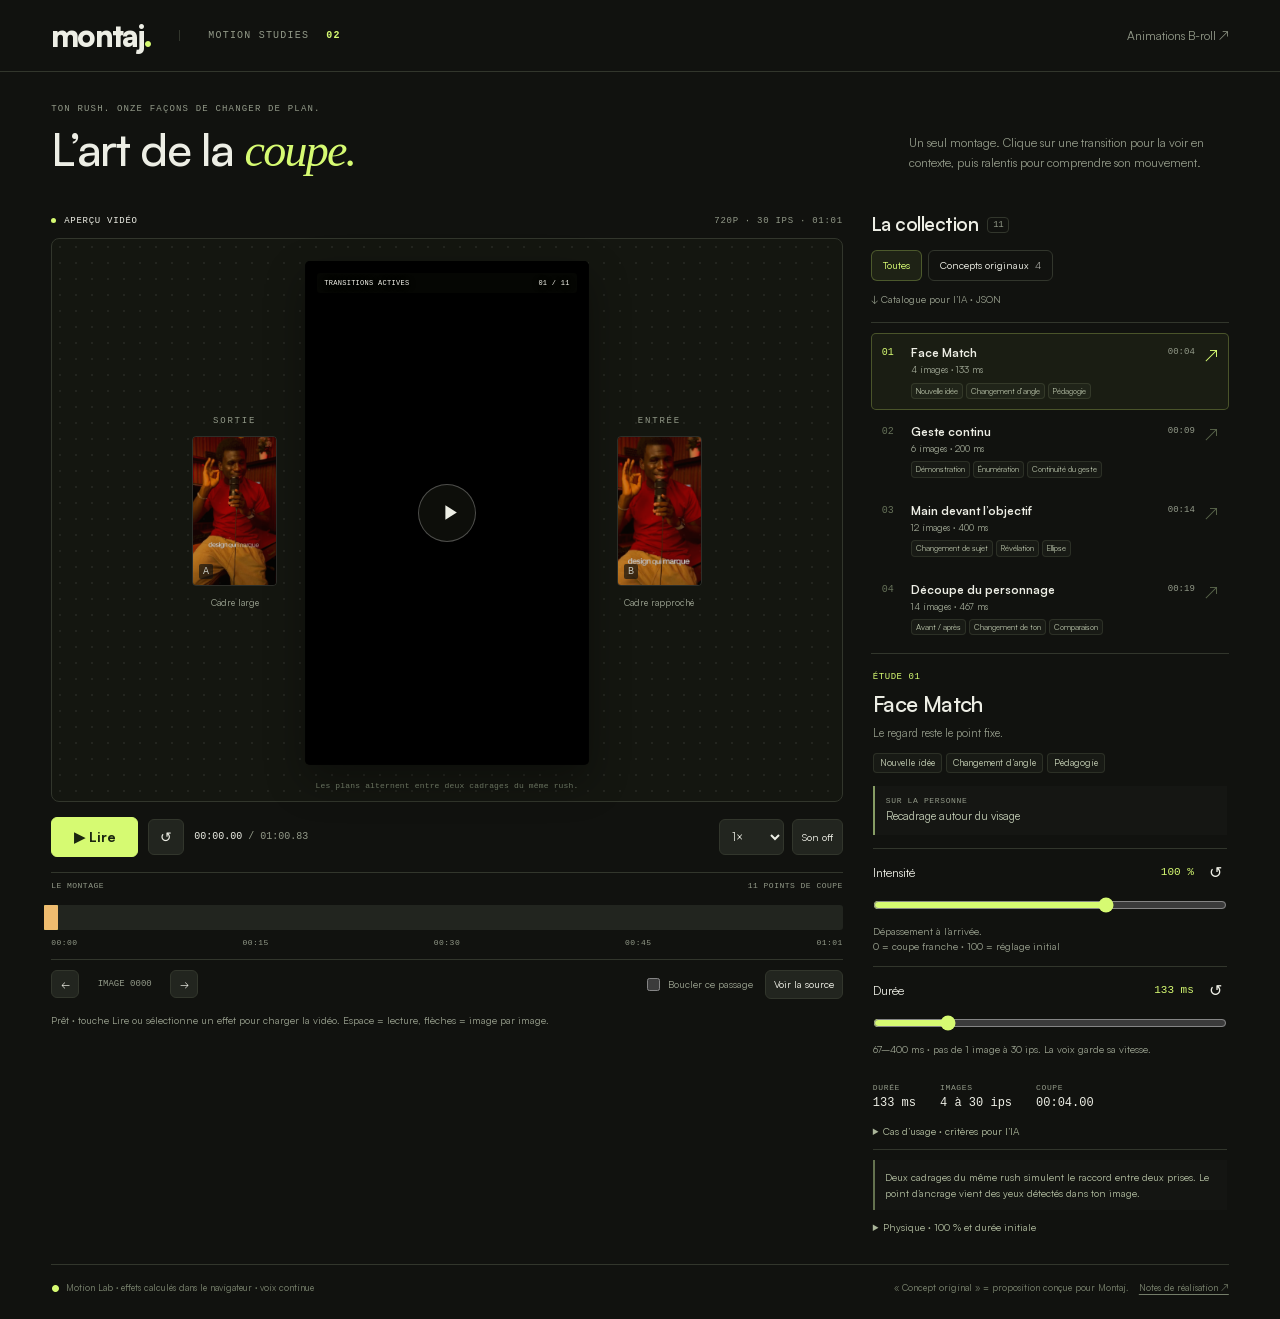
<file: index.html>
<!doctype html>
<html lang="fr"><head><meta charset="utf-8"><meta name="viewport" content="width=device-width,initial-scale=1"><meta name="color-scheme" content="dark"><noscript><meta http-equiv="refresh" content="0;url=design/montaj-transitions-lab.html"></noscript><title>Montaj — Motion Lab</title></head>
<body><a href="design/montaj-transitions-lab.html">Ouvrir le laboratoire de transitions</a><script>location.replace('./design/montaj-transitions-lab.html'+location.search+location.hash);</script></body></html>
</file>
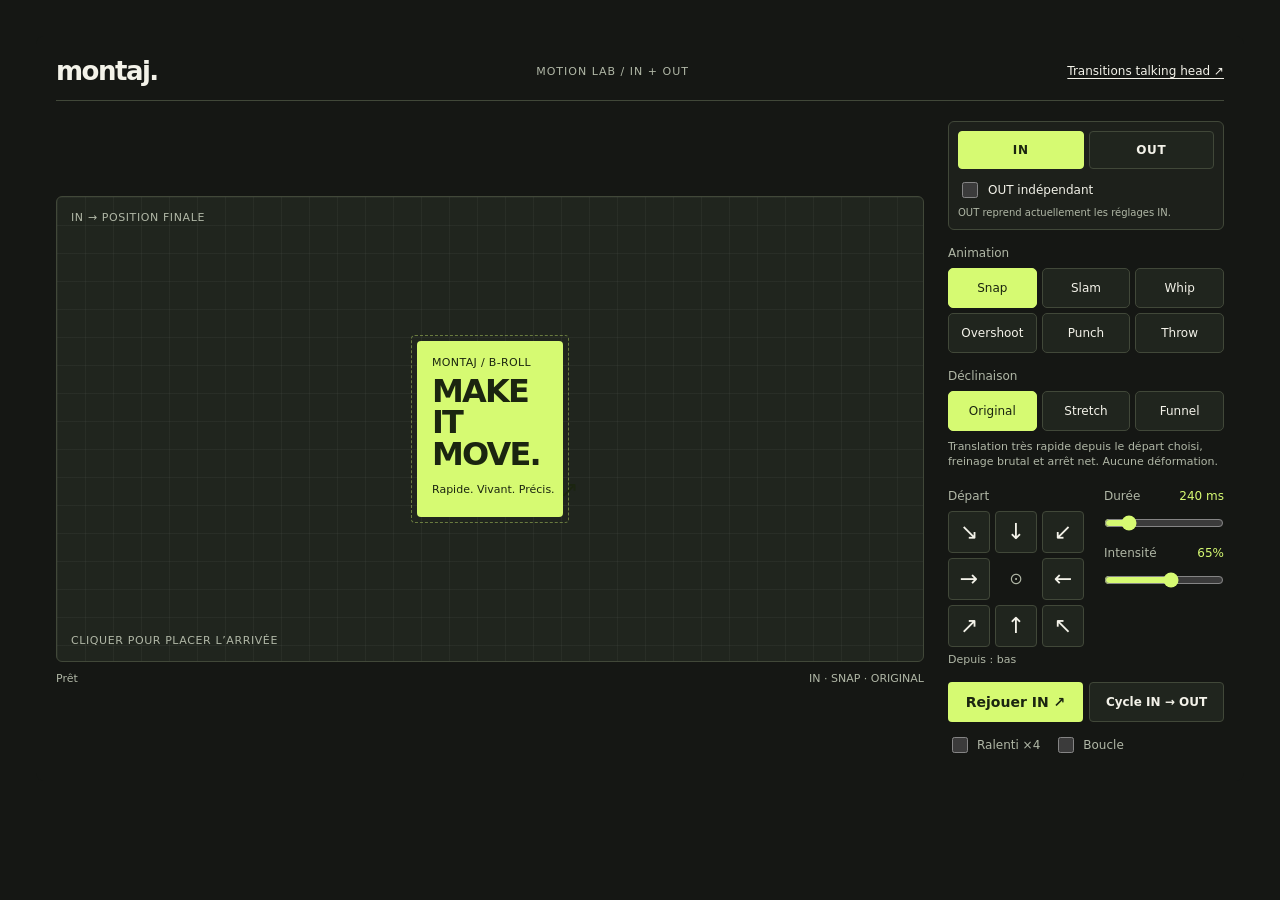
<file: design/montaj-motion-lab.html>
<!doctype html>
<html lang="fr"><head><meta charset="utf-8"><meta name="viewport" content="width=device-width,initial-scale=1"><meta name="color-scheme" content="dark"><title>Montaj — Animations B-roll</title><style>html{color-scheme:dark;background:#151714}body{margin:0;padding:clamp(8px,3vw,36px);max-width:1440px;margin-inline:auto}</style></head><body><div id="montaj-motion-lab">
  <header class="mml-header">
    <span class="mml-brand">montaj.</span>
    <span class="mml-kicker">MOTION LAB / IN + OUT</span>
    <a href="montaj-transitions-lab.html" style="color:inherit;font-size:12px;text-underline-offset:3px">Transitions talking head ↗</a>
  </header>

  <div class="mml-layout">
    <section class="mml-preview" aria-label="Aperçu de l’animation">
      <button class="mml-stage" type="button" aria-label="Cliquer pour déplacer l’arrivée, ou utiliser les touches fléchées">
        <span class="mml-stage-note">IN → POSITION FINALE</span>
        <span class="mml-target" aria-hidden="true"></span>
        <span class="mml-object" aria-hidden="true">
          <span class="mml-object-label">MONTAJ / B-ROLL</span>
          <span class="mml-object-title">MAKE<br>IT MOVE.</span>
          <span class="mml-object-footer">Rapide. Vivant. Précis. <span>↗</span></span>
        </span>
        <span class="mml-object mml-ghost mml-ghost-near" aria-hidden="true">
          <span class="mml-object-label">MONTAJ / B-ROLL</span>
          <span class="mml-object-title">MAKE<br>IT MOVE.</span>
          <span class="mml-object-footer">Rapide. Vivant. Précis. <span>↗</span></span>
        </span>
        <span class="mml-object mml-ghost mml-ghost-far" aria-hidden="true">
          <span class="mml-object-label">MONTAJ / B-ROLL</span>
          <span class="mml-object-title">MAKE<br>IT MOVE.</span>
          <span class="mml-object-footer">Rapide. Vivant. Précis. <span>↗</span></span>
        </span>
        <span class="mml-stage-note mml-stage-note-bottom">CLIQUER POUR PLACER L’ARRIVÉE</span>
      </button>
      <div class="mml-preview-meta">
        <span class="mml-status" role="status">Prêt</span>
        <span class="mml-current">SNAP · STRETCH</span>
      </div>
    </section>

    <section class="mml-controls" aria-label="Réglages d’animation">
      <div class="mml-phase-panel">
        <div class="mml-phase-tabs" aria-label="Phase à régler">
          <button type="button" data-phase="in" aria-pressed="true">IN</button>
          <button type="button" data-phase="out" aria-pressed="false">OUT</button>
        </div>
        <label class="mml-independent"><input type="checkbox" class="mml-independent-out"> OUT indépendant</label>
        <p class="mml-link-note">OUT reprend actuellement les réglages IN.</p>
      </div>

      <fieldset class="mml-field mml-editable">
        <legend>Animation</legend>
        <div class="mml-animation-grid">
          <button type="button" data-animation="snap" aria-pressed="true">Snap</button>
          <button type="button" data-animation="slam" aria-pressed="false">Slam</button>
          <button type="button" data-animation="whip" aria-pressed="false">Whip</button>
          <button type="button" data-animation="overshoot" aria-pressed="false">Overshoot</button>
          <button type="button" data-animation="punch" aria-pressed="false">Punch</button>
          <button type="button" data-animation="throw" aria-pressed="false">Throw</button>
        </div>
      </fieldset>

      <fieldset class="mml-field mml-editable">
        <legend>Déclinaison</legend>
        <div class="mml-tweak-row" aria-live="polite"></div>
        <p class="mml-description">Étirement dans le sens du déplacement, puis retour net à la forme finale.</p>
      </fieldset>

      <div class="mml-control-pair">
        <fieldset class="mml-field mml-direction-field mml-editable">
          <legend>Départ</legend>
          <div class="mml-directions">
            <button type="button" data-x="-1" data-y="-1" aria-label="Coin haut gauche" aria-pressed="false">↘</button>
            <button type="button" data-x="0" data-y="-1" aria-label="Haut" aria-pressed="false">↓</button>
            <button type="button" data-x="1" data-y="-1" aria-label="Coin haut droit" aria-pressed="false">↙</button>
            <button type="button" data-x="-1" data-y="0" aria-label="Gauche" aria-pressed="false">→</button>
            <span aria-hidden="true">⊙</span>
            <button type="button" data-x="1" data-y="0" aria-label="Droite" aria-pressed="false">←</button>
            <button type="button" data-x="-1" data-y="1" aria-label="Coin bas gauche" aria-pressed="false">↗</button>
            <button type="button" data-x="0" data-y="1" aria-label="Bas" aria-pressed="true">↑</button>
            <button type="button" data-x="1" data-y="1" aria-label="Coin bas droit" aria-pressed="false">↖</button>
          </div>
          <span class="mml-direction-name">Depuis le bas</span>
        </fieldset>

        <div class="mml-sliders mml-editable">
          <label class="mml-range-label" for="mml-duration"><span>Durée</span><output class="mml-duration-value" for="mml-duration">240 ms</output></label>
          <input id="mml-duration" type="range" min="160" max="650" step="10" value="240">
          <label class="mml-range-label" for="mml-strength"><span>Intensité</span><output class="mml-strength-value" for="mml-strength">65%</output></label>
          <input id="mml-strength" type="range" min="20" max="100" step="5" value="65">
        </div>
      </div>

      <div class="mml-play-row">
        <button class="mml-play" type="button">Rejouer IN ↗</button>
        <button class="mml-cycle" type="button">Cycle IN → OUT</button>
      </div>
      <div class="mml-options">
        <label><input type="checkbox" class="mml-slow"> Ralenti ×4</label>
        <label><input type="checkbox" class="mml-loop"> Boucle</label>
      </div>
    </section>
  </div>
</div>

<style>
  #montaj-motion-lab {
    --mml-bg: light-dark(#f3f4ed, #151714);
    --mml-surface: light-dark(#e8ecdf, #20251e);
    --mml-text: light-dark(#20271c, #f3f2e9);
    --mml-muted: light-dark(#515d48, #b0b7a6);
    --mml-line: light-dark(#b5bfaa, #414839);
    --mml-accent: #d6fa72;
    --mml-ink: #1b2510;
    --mml-focus: light-dark(#496514, #d6fa72);
    box-sizing: border-box;
    padding: 20px;
    border-radius: 8px;
    background: var(--mml-bg);
    color: var(--mml-text);
    font-family: "Avenir Next", Avenir, system-ui, sans-serif;
  }
  #montaj-motion-lab * { box-sizing: border-box; }
  #montaj-motion-lab button,
  #montaj-motion-lab input { font: inherit; }
  #montaj-motion-lab button { cursor: pointer; }
  #montaj-motion-lab button:focus-visible,
  #montaj-motion-lab input:focus-visible { outline: 2px solid var(--mml-focus); outline-offset: 3px; }
  #montaj-motion-lab .mml-header { display: flex; justify-content: space-between; align-items: center; gap: 12px; padding-bottom: 14px; border-bottom: 1px solid var(--mml-line); }
  #montaj-motion-lab .mml-brand { font-size: 26px; font-weight: 700; letter-spacing: -1.5px; }
  #montaj-motion-lab .mml-kicker { color: var(--mml-muted); font-size: 11px; letter-spacing: 1px; }
  #montaj-motion-lab .mml-layout { display: grid; grid-template-columns: minmax(0, 1fr) 276px; gap: 24px; align-items: center; padding-top: 20px; }
  #montaj-motion-lab .mml-preview { min-width: 0; }
  #montaj-motion-lab .mml-stage { position: relative; display: block; width: 100%; height: 466px; overflow: hidden; padding: 0; border: 1px solid var(--mml-line); border-radius: 6px; background-color: var(--mml-surface); background-image: linear-gradient(color-mix(in srgb, var(--mml-text) 4%, transparent) 1px, transparent 1px), linear-gradient(90deg, color-mix(in srgb, var(--mml-text) 4%, transparent) 1px, transparent 1px); background-size: 28px 28px; color: var(--mml-text); text-align: left; cursor: crosshair; touch-action: manipulation; }
  #montaj-motion-lab .mml-stage-note { position: absolute; top: 14px; left: 14px; color: var(--mml-muted); font-size: 11px; letter-spacing: .6px; pointer-events: none; }
  #montaj-motion-lab .mml-stage-note-bottom { top: auto; bottom: 14px; }
  #montaj-motion-lab .mml-target { position: absolute; left: 50%; top: 50%; width: 158px; height: 188px; margin: -94px 0 0 -79px; border: 1px dashed var(--mml-focus); border-radius: 4px; opacity: .4; pointer-events: none; }
  #montaj-motion-lab .mml-object { position: absolute; z-index: 2; left: 50%; top: 50%; width: 146px; height: 176px; margin: -88px 0 0 -73px; padding: 15px; border-radius: 4px; display: flex; flex-direction: column; justify-content: space-between; background: var(--mml-accent); color: var(--mml-ink); transform-origin: 50% 50%; will-change: transform, border-radius, filter; pointer-events: none; }
  #montaj-motion-lab .mml-ghost { z-index: 1; opacity: 0; filter: blur(3px); }
  #montaj-motion-lab .mml-ghost-far { filter: blur(5px); }
  #montaj-motion-lab .mml-object-label { font-size: 11px; letter-spacing: .35px; }
  #montaj-motion-lab .mml-object-title { font-size: 32px; line-height: .98; font-weight: 800; letter-spacing: -1.8px; }
  #montaj-motion-lab .mml-object-footer { display: flex; justify-content: space-between; align-items: center; gap: 5px; font-size: 11px; white-space: nowrap; }
  #montaj-motion-lab .mml-object-footer span { font-size: 22px; }
  #montaj-motion-lab .mml-preview-meta { display: flex; justify-content: space-between; gap: 12px; margin-top: 10px; color: var(--mml-muted); font-size: 11px; }
  #montaj-motion-lab .mml-current { text-align: right; }
  #montaj-motion-lab .mml-phase-panel { margin-bottom: 16px; padding: 9px; border: 1px solid var(--mml-line); border-radius: 6px; background: color-mix(in srgb, var(--mml-surface) 72%, transparent); }
  #montaj-motion-lab .mml-phase-tabs { display: grid; grid-template-columns: 1fr 1fr; gap: 5px; }
  #montaj-motion-lab .mml-phase-tabs button { min-height: 38px; border: 1px solid var(--mml-line); border-radius: 4px; background: var(--mml-surface); color: var(--mml-text); font-size: 12px; font-weight: 700; letter-spacing: .7px; }
  #montaj-motion-lab .mml-independent { display: flex; align-items: center; gap: 7px; min-height: 32px; margin-top: 5px; color: var(--mml-text); font-size: 12px; cursor: pointer; }
  #montaj-motion-lab .mml-link-note { margin: 0; color: var(--mml-muted); font-size: 10px; line-height: 1.35; }
  #montaj-motion-lab .mml-field { min-width: 0; margin: 0 0 16px; padding: 0; border: 0; }
  #montaj-motion-lab .mml-field legend,
  #montaj-motion-lab .mml-range-label { display: flex; justify-content: space-between; width: 100%; margin-bottom: 8px; padding: 0; color: var(--mml-muted); font-size: 12px; }
  #montaj-motion-lab .mml-animation-grid { display: grid; grid-template-columns: repeat(3, 1fr); gap: 5px; }
  #montaj-motion-lab .mml-animation-grid button,
  #montaj-motion-lab .mml-tweak-row button { min-height: 40px; padding: 7px 8px; border: 1px solid var(--mml-line); border-radius: 5px; background: var(--mml-surface); color: var(--mml-text); font-size: 12px; }
  #montaj-motion-lab button[aria-pressed="true"] { border-color: var(--mml-accent); background: var(--mml-accent); color: var(--mml-ink); }
  #montaj-motion-lab .mml-tweak-row { display: grid; grid-template-columns: repeat(3, 1fr); gap: 5px; }
  #montaj-motion-lab .mml-description { min-height: 34px; margin: 8px 0 0; color: var(--mml-muted); font-size: 11px; line-height: 1.45; }
  #montaj-motion-lab .mml-control-pair { display: grid; grid-template-columns: 142px minmax(0, 1fr); gap: 14px; }
  #montaj-motion-lab .mml-directions { display: grid; grid-template-columns: repeat(3, 42px); gap: 5px; }
  #montaj-motion-lab .mml-directions button { width: 42px; height: 42px; padding: 0; border: 1px solid var(--mml-line); border-radius: 4px; background: var(--mml-surface); color: var(--mml-text); font-size: 22px; }
  #montaj-motion-lab .mml-directions > span { display: grid; place-items: center; color: var(--mml-muted); }
  #montaj-motion-lab .mml-direction-name { display: block; margin-top: 6px; color: var(--mml-muted); font-size: 11px; }
  #montaj-motion-lab .mml-sliders { min-width: 0; }
  #montaj-motion-lab output { color: var(--mml-focus); font-variant-numeric: tabular-nums; }
  #montaj-motion-lab input[type="range"] { display: block; width: 100%; height: 24px; margin: 0 0 11px; accent-color: var(--mml-focus); }
  #montaj-motion-lab .mml-editable.mml-locked { opacity: .45; }
  #montaj-motion-lab .mml-editable button:disabled,
  #montaj-motion-lab .mml-editable input:disabled { cursor: not-allowed; }
  #montaj-motion-lab .mml-play-row { display: grid; grid-template-columns: 1fr 1fr; gap: 6px; }
  #montaj-motion-lab .mml-play { width: 100%; padding: 12px; border: 0; border-radius: 4px; background: var(--mml-accent); color: var(--mml-ink); font-size: 14px; font-weight: 600; }
  #montaj-motion-lab .mml-cycle { width: 100%; padding: 12px 8px; border: 1px solid var(--mml-line); border-radius: 4px; background: var(--mml-surface); color: var(--mml-text); font-size: 12px; font-weight: 600; }
  #montaj-motion-lab .mml-options { display: flex; gap: 14px; flex-wrap: wrap; margin-top: 7px; }
  #montaj-motion-lab .mml-options label { display: flex; align-items: center; gap: 6px; min-height: 32px; color: var(--mml-muted); font-size: 12px; cursor: pointer; }
  #montaj-motion-lab input[type="checkbox"] { width: 16px; height: 16px; accent-color: var(--mml-focus); }
  @media (max-width: 660px) {
    #montaj-motion-lab { padding: 14px; }
    #montaj-motion-lab .mml-layout { grid-template-columns: 1fr; gap: 17px; }
    #montaj-motion-lab .mml-stage { height: 330px; }
    #montaj-motion-lab .mml-animation-grid { grid-template-columns: repeat(3, 1fr); }
  }
  @media (max-width: 360px) {
    #montaj-motion-lab .mml-control-pair { grid-template-columns: 131px minmax(0, 1fr); gap: 9px; }
    #montaj-motion-lab .mml-directions { grid-template-columns: repeat(3, 40px); gap: 3px; }
    #montaj-motion-lab .mml-directions button { width: 40px; height: 40px; }
    #montaj-motion-lab .mml-animation-grid { grid-template-columns: repeat(2, 1fr); }
    #montaj-motion-lab .mml-play-row { grid-template-columns: 1fr; }
    #montaj-motion-lab .mml-stage-note { font-size: 11px; letter-spacing: 0; }
  }
  @media (pointer: coarse) {
    #montaj-motion-lab .mml-animation-grid button,
    #montaj-motion-lab .mml-tweak-row button,
    #montaj-motion-lab .mml-options label { min-height: 44px; }
  }
</style>

<script>
(() => {
  const root = document.getElementById('montaj-motion-lab');
  const stage = root.querySelector('.mml-stage');
  const object = root.querySelector('.mml-object:not(.mml-ghost)');
  const ghosts = [...root.querySelectorAll('.mml-ghost')];
  const target = root.querySelector('.mml-target');
  const duration = root.querySelector('#mml-duration');
  const strength = root.querySelector('#mml-strength');
  const durationValue = root.querySelector('.mml-duration-value');
  const strengthValue = root.querySelector('.mml-strength-value');
  const tweakRow = root.querySelector('.mml-tweak-row');
  const description = root.querySelector('.mml-description');
  const status = root.querySelector('.mml-status');
  const current = root.querySelector('.mml-current');
  const slow = root.querySelector('.mml-slow');
  const loop = root.querySelector('.mml-loop');
  const reducedMotion = window.matchMedia('(prefers-reduced-motion: reduce)');

  const presets = {
    snap: {
      duration: 240,
      tweaks: [
        { id: 'original', label: 'Original', description: 'Translation très rapide depuis le départ choisi, freinage brutal et arrêt net. Aucune déformation.' },
        { id: 'stretch', label: 'Stretch', description: 'Étirement dans le sens du déplacement, puis retour net à la forme finale.' },
        { id: 'funnel', label: 'Funnel', description: 'L’avant s’ouvre et l’arrière se resserre pendant la course, puis tout redevient plat.' }
      ]
    },
    slam: {
      duration: 310,
      tweaks: [
        { id: 'original', label: 'Original', description: 'Arrivée violente, légère compression à l’impact, puis reprise immédiate de la forme finale.' },
        { id: 'squash', label: 'Heavy squash', description: 'Compression plus forte sur l’axe du choc, avec conservation approximative du volume.' },
        { id: 'edge', label: 'Edge impact', description: 'Le bord qui touche en premier encaisse le choc avant que la carte se remette droite.' }
      ]
    },
    whip: {
      duration: 260,
      tweaks: [
        { id: 'original', label: 'Original', description: 'Traversée très rapide avec traînée et flou orienté, puis netteté parfaite à l’arrivée.' },
        { id: 'skew', label: 'Skew', description: 'Cisaillement nerveux dans le sens de la course, puis redressement instantané.' },
        { id: 'trail', label: 'Trail stretch', description: 'L’avant mène le mouvement tandis que l’arrière semble rester en retard.' }
      ]
    },
    overshoot: {
      duration: 360,
      tweaks: [
        { id: 'original', label: 'Original', description: 'La carte dépasse légèrement sa destination, puis revient une seule fois se caler dessus.' },
        { id: 'return-stretch', label: 'Return stretch', description: 'Après le dépassement, la carte s’étire légèrement pendant son retour.' },
        { id: 'turn-squash', label: 'Turn squash', description: 'Compression courte au point de changement de direction, puis retour sec.' }
      ]
    },
    punch: {
      duration: 300,
      tweaks: [
        { id: 'original', label: 'Original', description: 'La carte avance en grossissant, dépasse brièvement sa taille finale, puis se stabilise.' },
        { id: 'bulge', label: 'Bulge', description: 'Grossissement frontal avec un dépassement de taille bref, puis stabilisation.' },
        { id: 'open', label: 'Width open', description: 'La carte arrive resserrée et s’ouvre perpendiculairement à sa trajectoire.' }
      ]
    },
    throw: {
      duration: 420,
      tweaks: [
        { id: 'original', label: 'Original', description: 'La carte suit une trajectoire courbe avec une petite rotation, puis se cale sur son angle final.' },
        { id: 'perspective', label: 'Perspective', description: 'Trajectoire courbe, rotation et bascule 3D avant de se poser à plat.' },
        { id: 'flex', label: 'Flex', description: 'Un bord semble suivre avec du retard pendant le lancer, puis rejoint l’autre.' }
      ]
    }
  };

  const makeConfig = () => ({ animation: 'snap', tweak: 'original', duration: 240, strength: 65, direction: { x: 0, y: 1 } });
  const cloneConfig = config => ({ ...config, direction: { ...config.direction } });
  const configs = { in: makeConfig(), out: makeConfig() };
  let phase = 'in';
  let independentOut = false;
  let destination = { x: .5, y: .5 };
  let activeAnimation = null;
  let ghostAnimations = [];
  let loopTimer = null;
  let cycleTimer = null;
  let generation = 0;

  const clamp = (value, min, max) => Math.max(min, Math.min(max, value));
  const lerp = (from, to, amount) => from + (to - from) * amount;
  const smooth = value => value * value * (3 - 2 * value);
  const easeOut = value => 1 - Math.pow(1 - value, 4);
  const pulse = (time, center, radius) => Math.max(0, 1 - Math.abs(time - center) / radius);
  const identity = 'matrix3d(1,0,0,0,0,1,0,0,0,0,1,0,0,0,0,1)';

  function axisScale(ux, uy, along, across) {
    const delta = along - across;
    const a = across + delta * ux * ux;
    const b = delta * ux * uy;
    const d = across + delta * uy * uy;
    return `matrix3d(${a},${b},0,0,${b},${d},0,0,0,0,1,0,0,0,0,1)`;
  }

  function projectiveTaper(ux, uy, amount, scale) {
    const reach = Math.max(1, Math.abs(ux) * object.offsetWidth / 2 + Math.abs(uy) * object.offsetHeight / 2);
    return `matrix3d(${scale},0,0,${-amount * ux / reach},0,${scale},0,${-amount * uy / reach},0,0,1,0,0,0,0,1)`;
  }

  function orientedSkew(ux, uy, degrees) {
    const angle = Math.atan2(uy, ux) * 180 / Math.PI;
    return `rotate(${angle}deg) skewX(${degrees}deg) rotate(${-angle}deg)`;
  }

  function settlePosition(time, config) {
    if (config.animation === 'overshoot') {
      if (time <= .7) return 1.12 * easeOut(time / .7);
      return lerp(1.12, 1, smooth((time - .7) / .3));
    }
    if (config.animation === 'slam') return time < .78 ? easeOut(time / .78) : 1;
    if (config.animation === 'punch') return easeOut(clamp(time / .86, 0, 1));
    return easeOut(time);
  }

  function deformation(time, ux, uy, intensity, config) {
    if (time >= 1) return identity;
    const animationName = config.animation;
    const tweakName = config.tweak;

    if (animationName === 'snap') {
      if (tweakName === 'original') return identity;
      const amount = time < .84 ? Math.pow(1 - time / .84, 1.1) * intensity : 0;
      if (tweakName === 'stretch') {
        const along = 1 + .66 * amount;
        return axisScale(ux, uy, along, 1 / along);
      }
      return projectiveTaper(ux, uy, .44 * amount, 1 - .13 * amount);
    }

    if (animationName === 'slam') {
      const impact = smooth(pulse(time, .79, .16)) * intensity;
      if (tweakName === 'original' || tweakName === 'squash') {
        const along = 1 - (tweakName === 'original' ? .1 : .22) * impact;
        return axisScale(ux, uy, along, 1 / along);
      }
      const baseAlong = 1 - .09 * impact;
      return `${axisScale(ux, uy, baseAlong, 1 / baseAlong)} ${projectiveTaper(ux, uy, -.25 * impact, 1 - .06 * impact)}`;
    }

    if (animationName === 'whip') {
      if (tweakName === 'original') return identity;
      const amount = Math.pow(1 - time, 1.35) * intensity;
      if (tweakName === 'skew') return orientedSkew(ux, uy, -24 * amount);
      const along = 1 + .82 * amount;
      return axisScale(ux, uy, along, 1 / along);
    }

    if (animationName === 'overshoot') {
      if (tweakName === 'original') return identity;
      if (tweakName === 'return-stretch') {
        const amount = time > .68 ? Math.sin(clamp((time - .68) / .32, 0, 1) * Math.PI) * intensity : 0;
        const along = 1 + .2 * amount;
        return axisScale(ux, uy, along, 1 / along);
      }
      const impact = smooth(pulse(time, .7, .14)) * intensity;
      const along = 1 - .17 * impact;
      return axisScale(ux, uy, along, 1 / along);
    }

    if (animationName === 'punch') {
      const approach = easeOut(clamp(time / .76, 0, 1));
      const settle = time <= .76 ? lerp(.58, 1.13, approach) : lerp(1.13, 1, smooth((time - .76) / .24));
      const mixedScale = lerp(1, settle, intensity);
      if (tweakName === 'original') return `scale(${mixedScale})`;
      if (tweakName === 'bulge') return `scale(${mixedScale}) perspective(400px) translateZ(${18 * pulse(time, .73, .28) * intensity}px)`;
      const across = time <= .76 ? lerp(.45, 1.12, approach) : lerp(1.12, 1, smooth((time - .76) / .24));
      return axisScale(ux, uy, lerp(1, mixedScale, .28), lerp(1, across, intensity));
    }

    const airborne = Math.sin(Math.PI * time) * intensity;
    const baseRotation = (ux - uy) * -12 * (1 - time) * intensity;
    if (tweakName === 'original') return `rotate(${baseRotation}deg)`;
    if (tweakName === 'perspective') {
      const rotateX = -uy * 52 * (1 - time) * intensity;
      const rotateY = ux * 52 * (1 - time) * intensity;
      return `perspective(360px) rotateX(${rotateX}deg) rotateY(${rotateY}deg) rotate(${baseRotation}deg)`;
    }
    return `rotate(${baseRotation}deg) ${orientedSkew(ux, uy, -18 * airborne)} ${axisScale(ux, uy, 1 + .2 * airborne, 1 / (1 + .2 * airborne))}`;
  }

  function positionElements() {
    const marginX = (object.offsetWidth / 2 + 12) / stage.clientWidth;
    const marginY = (object.offsetHeight / 2 + 28) / stage.clientHeight;
    destination.x = clamp(destination.x, marginX, 1 - marginX);
    destination.y = clamp(destination.y, marginY, 1 - marginY);
    for (const element of [object, target, ...ghosts]) {
      element.style.left = `${destination.x * 100}%`;
      element.style.top = `${destination.y * 100}%`;
    }
  }

  function stopAnimation() {
    generation++;
    clearTimeout(loopTimer);
    clearTimeout(cycleTimer);
    if (activeAnimation) activeAnimation.cancel();
    for (const animation of ghostAnimations) animation.cancel();
    ghostAnimations = [];
    activeAnimation = null;
  }

  function syncLinkedOut() {
    if (!independentOut) configs.out = cloneConfig(configs.in);
  }

  function getConfig(requestedPhase = phase) {
    if (requestedPhase === 'out' && !independentOut) syncLinkedOut();
    return configs[requestedPhase];
  }

  function buildFrames(config, requestedPhase, lag = 0, ghostIndex = -1) {
    const width = stage.clientWidth;
    const height = stage.clientHeight;
    const finalX = destination.x * width;
    const finalY = destination.y * height;
    const clearance = Math.hypot(object.offsetWidth, object.offsetHeight) * .85 + 28;
    const startX = config.direction.x < 0 ? -clearance : config.direction.x > 0 ? width + clearance : finalX;
    const startY = config.direction.y < 0 ? -clearance : config.direction.y > 0 ? height + clearance : finalY;
    const dx = startX - finalX;
    const dy = startY - finalY;
    const distance = Math.max(1, Math.hypot(dx, dy));
    const ux = -dx / distance;
    const uy = -dy / distance;
    const perpendicularX = -uy;
    const perpendicularY = ux;
    const intensity = config.strength / 100;
    const frames = [];

    for (let index = 0; index <= 120; index++) {
      const playbackTime = index / 120;
      const delayedPlayback = clamp(playbackTime - lag, 0, 1);
      const sourceTime = requestedPhase === 'in' ? delayedPlayback : 1 - delayedPlayback;
      const movement = settlePosition(sourceTime, config);
      let x = dx * (1 - movement);
      let y = dy * (1 - movement);
      if (config.animation === 'throw') {
        const arc = Math.min(70, distance * .18) * Math.sin(Math.PI * sourceTime) * intensity;
        x += perpendicularX * arc;
        y += perpendicularY * arc;
      }
      if (sourceTime >= 1) { x = 0; y = 0; }
      const frame = {
        offset: playbackTime,
        transform: `translate(${x}px, ${y}px) ${deformation(sourceTime, ux, uy, intensity, config)}`,
        borderRadius: config.animation === 'punch' && config.tweak === 'bulge' ? `${4 + 12 * pulse(sourceTime, .73, .3) * intensity}px` : '4px',
        filter: config.animation === 'whip' ? `blur(${4.5 * Math.pow(1 - sourceTime, 1.4) * intensity}px)` : 'blur(0px)'
      };
      if (ghostIndex >= 0) {
        const fade = Math.sin(Math.PI * playbackTime);
        frame.opacity = playbackTime >= .96 ? 0 : fade * (ghostIndex === 0 ? .2 : .1) * intensity;
      }
      frames.push(frame);
    }
    return frames;
  }

  function playPhase(requestedPhase = phase, onDone = null, allowLoop = true) {
    stopAnimation();
    positionElements();
    const config = getConfig(requestedPhase);
    if (reducedMotion.matches) {
      object.style.transform = 'none';
      status.textContent = 'Mouvement réduit activé';
      return;
    }

    const ticket = generation;
    const playbackDuration = config.duration * (slow.checked ? 4 : 1);
    const phaseLabel = requestedPhase.toUpperCase();
    status.textContent = slow.checked ? `${phaseLabel} · ralenti ×4` : `${phaseLabel}…`;
    activeAnimation = object.animate(buildFrames(config, requestedPhase), { duration: playbackDuration, easing: 'linear', fill: 'both' });
    if (config.animation === 'whip') {
      ghostAnimations = ghosts.map((ghost, ghostIndex) => {
        const lag = .035 + ghostIndex * .035;
        return ghost.animate(buildFrames(config, requestedPhase, lag, ghostIndex), { duration: playbackDuration, easing: 'linear', fill: 'both' });
      });
    }
    activeAnimation.onfinish = () => {
      if (ticket !== generation) return;
      status.textContent = requestedPhase === 'in' ? 'En place' : 'Sorti';
      if (onDone) { onDone(); return; }
      if (allowLoop && loop.checked && !document.hidden) loopTimer = setTimeout(() => playPhase(requestedPhase), 1050);
    };
  }

  function playCycle() {
    loop.checked = false;
    playPhase('in', () => {
      status.textContent = 'Maintien…';
      cycleTimer = setTimeout(() => playPhase('out', null, false), slow.checked ? 1200 : 650);
    }, false);
  }

  function updateConfig(mutator) {
    if (phase === 'out' && !independentOut) return;
    mutator(configs[phase]);
    syncLinkedOut();
  }

  function renderEditor(shouldPlay = true) {
    const config = getConfig();
    const locked = phase === 'out' && !independentOut;
    const preset = presets[config.animation];
    if (!preset.tweaks.some(item => item.id === config.tweak)) config.tweak = preset.tweaks[0].id;

    root.querySelectorAll('[data-phase]').forEach(button => button.setAttribute('aria-pressed', String(button.dataset.phase === phase)));
    root.querySelectorAll('[data-animation]').forEach(button => button.setAttribute('aria-pressed', String(button.dataset.animation === config.animation)));
    root.querySelectorAll('.mml-editable').forEach(container => {
      container.classList.toggle('mml-locked', locked);
      container.querySelectorAll('button, input').forEach(control => { control.disabled = locked; });
    });

    tweakRow.replaceChildren();
    for (const tweak of preset.tweaks) {
      const button = document.createElement('button');
      button.type = 'button';
      button.textContent = tweak.label;
      button.dataset.tweak = tweak.id;
      button.disabled = locked;
      button.setAttribute('aria-pressed', String(tweak.id === config.tweak));
      button.addEventListener('click', () => {
        updateConfig(value => { value.tweak = tweak.id; });
        renderEditor();
      });
      tweakRow.append(button);
    }
    const selected = preset.tweaks.find(item => item.id === config.tweak);
    description.textContent = phase === 'out' ? `Sortie : mouvement joué vers l’extérieur. ${selected.description}` : selected.description;
    current.textContent = `${phase.toUpperCase()} · ${config.animation.toUpperCase()} · ${selected.label.toUpperCase()}`;
    duration.value = config.duration;
    strength.value = config.strength;
    durationValue.textContent = `${config.duration} ms`;
    strengthValue.textContent = `${config.strength}%`;
    root.querySelectorAll('.mml-directions button').forEach(button => {
      const selectedDirection = Number(button.dataset.x) === config.direction.x && Number(button.dataset.y) === config.direction.y;
      button.setAttribute('aria-pressed', String(selectedDirection));
      if (selectedDirection) root.querySelector('.mml-direction-name').textContent = `${phase === 'in' ? 'Depuis' : 'Vers'} : ${button.getAttribute('aria-label').toLowerCase()}`;
    });
    root.querySelector('.mml-direction-field legend').textContent = phase === 'in' ? 'Départ' : 'Sortie';
    root.querySelector('.mml-stage-note').textContent = phase === 'in' ? 'IN → POSITION FINALE' : 'POSITION FINALE → OUT';
    root.querySelector('.mml-play').textContent = `Rejouer ${phase.toUpperCase()} ↗`;
    root.querySelector('.mml-link-note').textContent = independentOut ? 'IN et OUT ont chacun leurs propres réglages.' : 'OUT reprend actuellement les réglages IN.';
    if (shouldPlay) playPhase();
  }

  root.querySelectorAll('[data-animation]').forEach(button => {
    button.addEventListener('click', () => {
      updateConfig(config => {
        config.animation = button.dataset.animation;
        config.tweak = 'original';
        config.duration = presets[config.animation].duration;
      });
      renderEditor();
    });
  });

  root.querySelectorAll('.mml-directions button').forEach(button => {
    button.addEventListener('click', () => {
      updateConfig(config => { config.direction = { x: Number(button.dataset.x), y: Number(button.dataset.y) }; });
      renderEditor();
    });
  });

  root.querySelectorAll('[data-phase]').forEach(button => {
    button.addEventListener('click', () => {
      phase = button.dataset.phase;
      renderEditor();
    });
  });

  root.querySelector('.mml-independent-out').addEventListener('change', event => {
    if (event.target.checked && !independentOut) configs.out = cloneConfig(configs.in);
    independentOut = event.target.checked;
    syncLinkedOut();
    renderEditor();
  });

  stage.addEventListener('click', event => {
    if (event.detail === 0) { playPhase(); return; }
    const rect = stage.getBoundingClientRect();
    destination = {
      x: (event.clientX - rect.left - stage.clientLeft) / stage.clientWidth,
      y: (event.clientY - rect.top - stage.clientTop) / stage.clientHeight
    };
    playPhase();
  });

  stage.addEventListener('keydown', event => {
    const steps = { ArrowLeft: [-.05, 0], ArrowRight: [.05, 0], ArrowUp: [0, -.05], ArrowDown: [0, .05] };
    const step = steps[event.key];
    if (!step) return;
    event.preventDefault();
    destination.x += step[0];
    destination.y += step[1];
    playPhase();
  });

  duration.addEventListener('input', () => {
    updateConfig(config => { config.duration = Number(duration.value); });
    durationValue.textContent = `${duration.value} ms`;
  });
  duration.addEventListener('change', () => playPhase());
  strength.addEventListener('input', () => {
    updateConfig(config => { config.strength = Number(strength.value); });
    strengthValue.textContent = `${strength.value}%`;
  });
  strength.addEventListener('change', () => playPhase());
  root.querySelector('.mml-play').addEventListener('click', () => playPhase());
  root.querySelector('.mml-cycle').addEventListener('click', playCycle);
  slow.addEventListener('change', () => playPhase());
  loop.addEventListener('change', () => { clearTimeout(loopTimer); if (loop.checked) playPhase(); });
  document.addEventListener('visibilitychange', () => {
    if (!document.hidden) return;
    stopAnimation();
    positionElements();
    status.textContent = 'En place';
  });
  reducedMotion.addEventListener('change', () => {
    if (reducedMotion.matches) loop.checked = false;
    playPhase();
  });

  let measuredWidth = 0;
  const observer = new ResizeObserver(() => {
    if (measuredWidth === stage.clientWidth) return;
    measuredWidth = stage.clientWidth;
    stopAnimation();
    positionElements();
    status.textContent = 'Prêt';
  });
  observer.observe(stage);
  positionElements();
  renderEditor(false);
})();
</script>
</body></html>
</file>
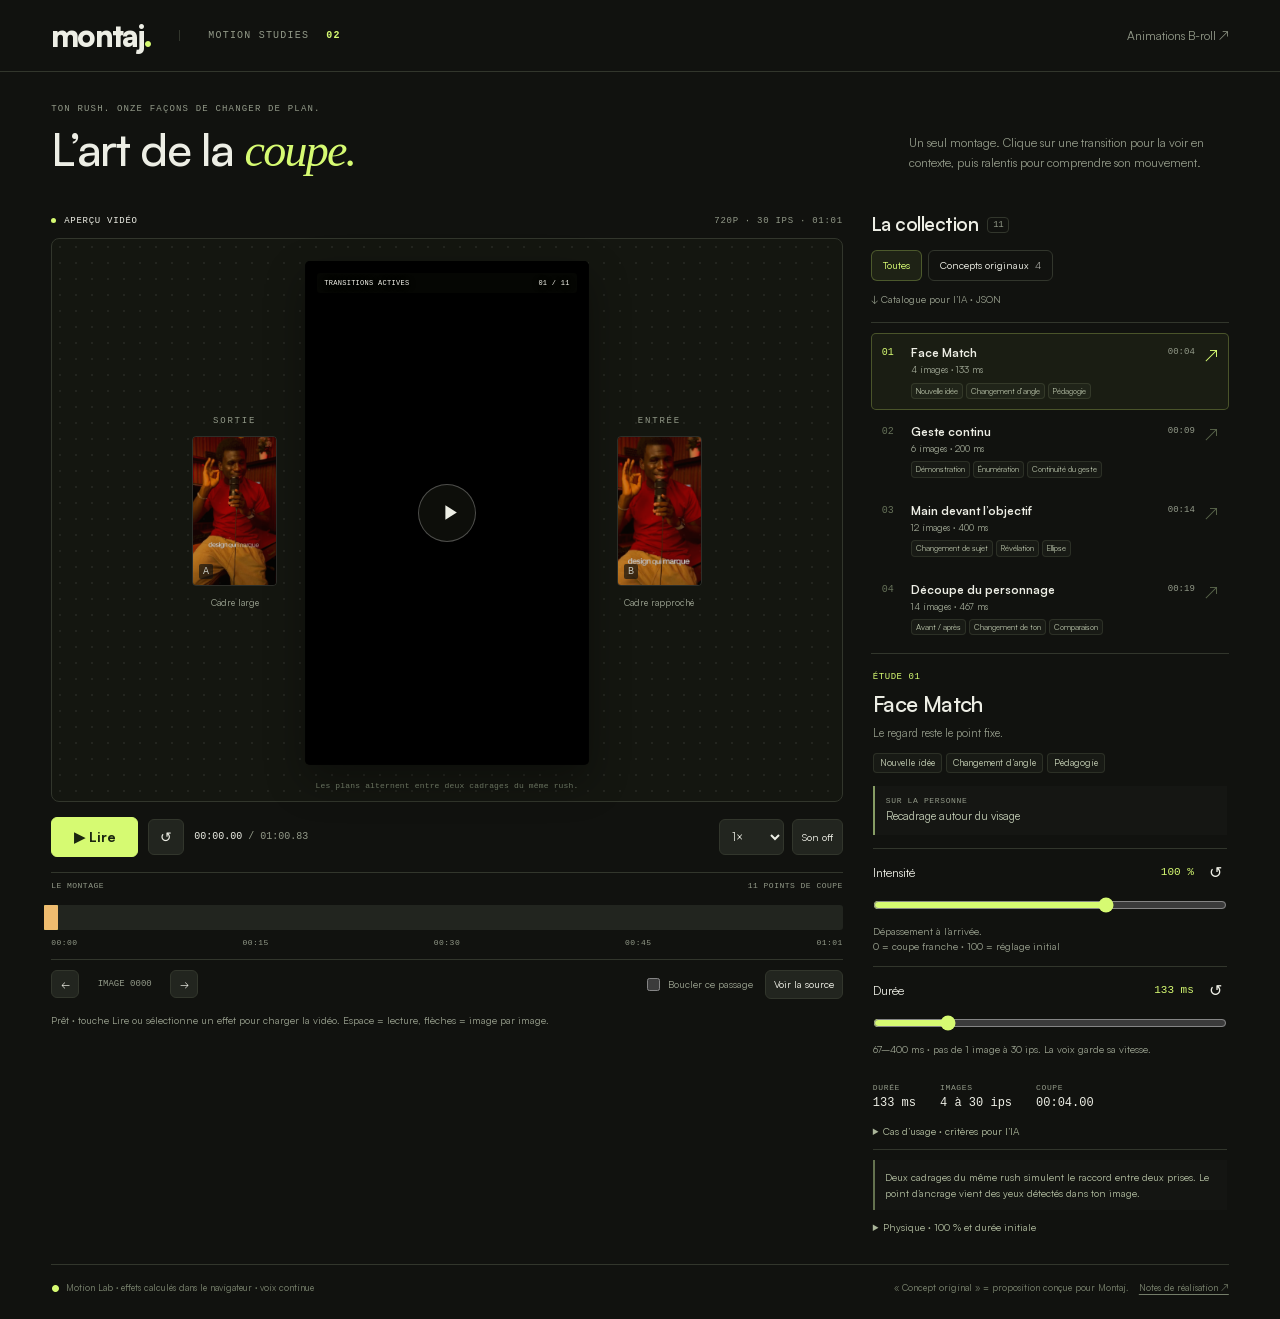
<file: design/montaj-transitions-lab.html>
<!doctype html>
<html lang="fr">
<head>
  <meta charset="utf-8">
  <meta name="viewport" content="width=device-width, initial-scale=1">
  <meta name="color-scheme" content="dark">
  <title>Montaj — Laboratoire de transitions</title>
  <link rel="stylesheet" href="transition-lab/lab.css?v=murtpf86">
</head>
<body>
  <header class="masthead">
    <a class="brand" href="montaj-motion-lab.html">montaj<span>.</span></a>
    <span class="header-label">MOTION STUDIES <b>02</b></span>
    <a class="back-link" href="montaj-motion-lab.html">Animations B-roll ↗</a>
  </header>
  <main>
    <div class="page-heading">
      <div><p class="eyebrow">TON RUSH. ONZE FAÇONS DE CHANGER DE PLAN.</p><h1>L’art de la <em>coupe.</em></h1></div>
      <p class="intro">Un seul montage. Clique sur une transition pour la voir en contexte, puis ralentis pour comprendre son mouvement.</p>
    </div>
    <div class="workspace">
      <section class="screen-column" aria-label="Montage de démonstration">
        <div class="viewer-heading"><span class="live-dot"></span><span>APERÇU VIDÉO</span><span class="source-info">720P · 30 IPS · 01:01</span></div>
        <div class="viewer">
          <div class="side-note"><span class="axis-label">SORTIE</span><div class="plate-preview"><canvas id="outgoing" width="108" height="192" aria-label="Plan sortant"></canvas><span>A</span></div><span class="plate-caption" id="out-label">Cadre large</span></div>
          <div class="portrait-wrap">
            <canvas id="preview" width="720" height="1280" aria-label="Ta vidéo avec les transitions appliquées" role="img"></canvas>
            <div class="video-top"><span id="video-mode">TRANSITIONS ACTIVES</span><span id="active-number">01 / 11</span></div>
            <button id="center-play" class="center-play" aria-label="Lire la vidéo"><svg viewBox="0 0 24 24" aria-hidden="true"><path d="m9 5 11 7-11 7Z"/></svg></button>
            <div class="effect-chip" id="effect-chip" hidden><span class="effect-dot"></span><span id="effect-name"></span></div>
            <div class="load-cover" id="load-cover"><span class="loader"></span><p id="load-status">Chargement de ton rush…</p></div>
          </div>
          <div class="side-note"><span class="axis-label">ENTRÉE</span><div class="plate-preview"><canvas id="incoming" width="108" height="192" aria-label="Plan entrant"></canvas><span>B</span></div><span class="plate-caption" id="in-label">Cadre rapproché</span></div>
          <span class="viewer-footnote">Les plans alternent entre deux cadrages du même rush.</span>
        </div>
        <div class="transport">
          <button id="play" class="primary-button" disabled>▶ Lire</button>
          <button id="replay" class="icon-button" aria-label="Rejouer la transition choisie" title="Rejouer la transition">↺</button>
          <span class="timecode"><span id="current-time">00:00.00</span><span class="time-separator"> / </span><span id="total-time">01:00.83</span></span>
          <div class="transport-right"><label class="sr-only" for="rate">Vitesse de lecture</label><select id="rate"><option value="1">1×</option><option value="0.5">0,5×</option><option value="0.25">0,25×</option></select><button id="sound" class="icon-button" aria-label="Activer le son" aria-pressed="false" title="Activer le son">Son off</button></div>
        </div>
        <div class="timeline-section">
          <div class="timeline-labels"><span>LE MONTAGE</span><span>11 POINTS DE COUPE</span></div>
          <div class="timeline" id="timeline"><div id="timeline-progress"></div><div id="markers"></div><input id="seek" aria-label="Position dans la vidéo" type="range" min="0" max="60.8333" step="0.033333" value="0"></div>
          <div class="timeline-ticks"><span>00:00</span><span>00:15</span><span>00:30</span><span>00:45</span><span>01:01</span></div>
        </div>
        <div class="inspection">
          <div class="step-controls"><button id="previous-frame" aria-label="Image précédente">←</button><span id="frame-label">IMAGE 0000</span><button id="next-frame" aria-label="Image suivante">→</button></div>
          <label><input id="loop" type="checkbox"> Boucler ce passage</label>
          <button id="compare" aria-pressed="false">Voir la source</button>
        </div>
        <p id="player-status" class="player-status" role="status" aria-live="polite">Préparation du lecteur…</p>
      </section>
      <aside class="library" aria-label="Choisir une transition">
        <div class="library-top"><h2>La collection<span>11</span></h2><div class="filters" aria-label="Filtrer les transitions"><button data-filter="all" aria-pressed="true">Toutes</button><button data-filter="original" aria-pressed="false">Concepts originaux <span>4</span></button></div><button id="export-catalog" class="catalog-export">↓ Catalogue pour l’IA · JSON</button></div>
        <div id="transition-list" class="transition-list"></div>
        <div class="detail" id="detail" aria-live="polite"></div>
      </aside>
    </div>
    <footer><p><span class="footer-mark">●</span> Motion Lab · effets calculés dans le navigateur · voix continue</p><p>« Concept original » = proposition conçue pour Montaj. <a href="transition-lab/README.md">Notes de réalisation ↗</a></p></footer>
  </main>
  <video id="source" preload="none" playsinline muted src="../output/transition-lab/source-720p.mp4?v=murtpf86" class="source-video"></video>
  <script type="module" src="transition-lab/lab.js?v=murtpf86"></script>
</body>
</html>
</file>
<file: design/transition-lab/lab.css>
@font-face{font-family:Satoshi;src:url('../../marketing/pub-demain/assets/Satoshi-Variable.ttf') format('truetype');font-weight:300 900;font-display:swap}
:root{--bg:#11120f;--panel:#1a1c17;--surface:#22251f;--line:#32362c;--text:#edeee5;--muted:#929988;--accent:#d6fa72;--original:#f5ad70;--mono:'SFMono-Regular',Consolas,monospace;--radius:8px;color-scheme:dark}
*{box-sizing:border-box}body{margin:0;background:var(--bg);color:var(--text);font:14px/1.45 Satoshi,'Avenir Next',sans-serif}button,a,input,select{-webkit-tap-highlight-color:transparent}button,input,select{font:inherit}button{cursor:pointer;border:1px solid var(--line);background:var(--surface);color:var(--text);border-radius:6px}button:disabled{opacity:.45;cursor:wait}button:hover:not(:disabled){border-color:#6c7660}button:focus-visible,a:focus-visible,input:focus-visible,select:focus-visible{outline:2px solid var(--accent);outline-offset:4px}a{color:inherit;text-decoration:none}a:hover{color:var(--accent)}button svg{fill:currentColor}button[aria-pressed=true]{color:var(--accent)}[hidden]{display:none!important}.sr-only{position:absolute;width:1px;height:1px;padding:0;margin:-1px;overflow:hidden;clip:rect(0,0,0,0);white-space:nowrap;border:0}
.masthead{min-height:72px;display:flex;align-items:center;gap:28px;padding:0 clamp(20px,4vw,64px);border-bottom:1px solid var(--line)}.brand{font-size:30px;font-weight:900;letter-spacing:-1.7px}.brand span{color:var(--accent)}.header-label{font:10px var(--mono);letter-spacing:.12em;color:var(--muted);border-left:1px solid var(--line);padding-left:28px}.header-label b{color:var(--accent);margin-left:10px}.back-link{margin-left:auto;font-size:12px;color:var(--muted)}main{max-width:1450px;margin:auto;padding:32px clamp(20px,4vw,64px) 0}.page-heading{display:flex;justify-content:space-between;align-items:flex-end;gap:35px;margin-bottom:28px}.eyebrow{color:var(--muted);font:9px var(--mono);letter-spacing:.13em;margin:0 0 10px}h1{font-size:clamp(30px,3.6vw,48px);font-weight:500;letter-spacing:-1.8px;line-height:1.08;margin:0}h1 em{font-family:Georgia,serif;font-weight:400;color:var(--accent)}.intro{max-width:320px;font-size:12px;line-height:1.65;color:var(--muted);margin:0 0 3px}.workspace{display:grid;grid-template-columns:minmax(0,1fr) 358px;gap:28px}.screen-column{min-width:0}.viewer-heading{display:flex;gap:8px;align-items:center;font:9px var(--mono);letter-spacing:.08em;padding:12px 0}.source-info{margin-left:auto;color:var(--muted)}.live-dot,.effect-dot{width:5px;height:5px;background:var(--accent);border-radius:50%;display:inline-block}.viewer{display:flex;justify-content:center;align-items:center;gap:clamp(12px,2.2vw,34px);padding:22px 14px 36px;position:relative;border:1px solid var(--line);border-radius:8px;background-color:#141610;background-image:radial-gradient(#ffffff10 .75px,transparent .75px);background-size:16px 16px;min-height:450px}.portrait-wrap{height:clamp(390px,56vh,600px);aspect-ratio:9/16;position:relative;background:#050605;overflow:hidden;border-radius:5px;box-shadow:0 16px 40px #0005;flex-shrink:0}#preview{width:100%;height:100%;display:block}.video-top{display:flex;justify-content:space-between;position:absolute;left:12px;right:12px;top:12px;color:#f4f4eb;gap:10px;font:7px var(--mono);letter-spacing:.04em;text-shadow:0 1px 6px #000;background:#10130a55;padding:6px 7px;border-radius:3px;pointer-events:none}.center-play{position:absolute;top:50%;left:50%;transform:translate(-50%,-50%);background:#141610aa;backdrop-filter:blur(6px);border:1px solid #ffffff44;border-radius:50%;width:58px;height:58px;display:grid;place-items:center}.center-play svg{width:25px;height:25px;margin-left:3px}.effect-chip{position:absolute;bottom:14px;left:50%;transform:translateX(-50%);background:#161912e8;padding:8px 12px;border:1px solid #ffffff30;white-space:nowrap;border-radius:30px;font-size:9px;display:flex;gap:7px;align-items:center;pointer-events:none}.effect-chip.original .effect-dot{background:var(--original)}.side-note{width:85px;display:flex;flex-direction:column;gap:10px;align-items:center;flex-shrink:1}.axis-label{font:9px var(--mono);color:var(--muted);letter-spacing:.2em}.plate-preview{width:100%;position:relative;opacity:.8;border:1px solid #ffffff22;border-radius:4px;overflow:hidden}.plate-preview canvas{width:100%;height:auto;display:block}.plate-preview span{position:absolute;left:6px;bottom:6px;font:10px var(--mono);background:#111a;border-radius:2px;padding:2px 4px}.plate-caption{font-size:9px;color:var(--muted);text-align:center}.viewer-footnote{position:absolute;bottom:11px;color:#697360;font:8px var(--mono);letter-spacing:.02em}.load-cover{position:absolute;inset:0;display:flex;align-items:center;justify-content:center;flex-direction:column;background:#171a14;font-size:11px;color:var(--muted);padding:25px;text-align:center}.loader{width:24px;height:24px;border:2px solid var(--line);border-top-color:var(--accent);border-radius:50%;animation:spin .9s linear infinite}@keyframes spin{to{transform:rotate(360deg)}}
.transport{display:flex;gap:10px;align-items:center;padding:15px 0}.primary-button{background:var(--accent);border-color:var(--accent);color:#1b2510;font-weight:750;min-width:87px;padding:9px 14px}.icon-button{min-height:36px;min-width:36px;padding:6px 9px}.transport-right{margin-left:auto;display:flex;align-items:center;gap:8px}.timecode{font:10px var(--mono);font-variant-numeric:tabular-nums;white-space:nowrap}.time-separator,#total-time{color:var(--muted)}select{background:var(--surface);color:var(--text);border:1px solid var(--line);border-radius:6px;padding:8px;min-height:36px;font-size:11px}#sound{font-size:10px}.timeline-section{padding:8px 0 12px;border-top:1px solid var(--line)}.timeline-labels,.timeline-ticks{display:flex;justify-content:space-between;color:var(--muted);font:8px var(--mono);letter-spacing:.06em}.timeline-labels{padding-bottom:15px}.timeline{height:25px;border-radius:3px;background:var(--surface);position:relative;margin-bottom:8px;overflow:visible}#timeline-progress{height:100%;background:#d6fa7222;border-right:1px solid var(--accent);width:0;pointer-events:none}.timeline input{position:absolute;inset:-3px 0;width:100%;height:31px;margin:0;opacity:0;cursor:ew-resize}.timeline:focus-within{outline:1px solid var(--accent);outline-offset:3px}.marker{position:absolute;z-index:2;top:0;height:25px;min-width:14px;padding:0;border:0;border-radius:2px;background:#d6fa7255;transform:translateX(-50%)}.marker.original{background:#f5ad7055}.marker.selected{background:var(--accent)}.marker.original.selected{background:var(--original)}.marker:after{content:attr(data-label);position:absolute;bottom:33px;left:50%;transform:translateX(-50%);background:#333a28;color:var(--text);padding:5px 8px;white-space:nowrap;font-size:10px;border-radius:3px;opacity:0;pointer-events:none}.marker:hover:after,.marker:focus-visible:after{opacity:1}.inspection{display:flex;align-items:center;gap:12px;padding:10px 0;border-top:1px solid var(--line);font-size:10px;color:var(--muted);flex-wrap:wrap}.step-controls{display:flex;align-items:center;gap:8px}.step-controls button{height:28px;width:28px}.step-controls span{font:9px var(--mono);min-width:75px;text-align:center}.inspection label{display:flex;align-items:center;gap:5px;cursor:pointer;margin-left:auto}input[type=checkbox]{accent-color:var(--accent)}#compare{padding:6px 8px;font-size:10px}.player-status{min-height:16px;margin:4px 0 0;font-size:10px;color:var(--muted)}
.library{padding-top:7px}.library-top{border-bottom:1px solid var(--line);padding-bottom:14px}h2{font-size:19px;letter-spacing:-.5px;margin:0 0 12px;font-weight:600;display:flex;gap:9px;align-items:center}h2 span{font:9px var(--mono);color:var(--muted);border:1px solid var(--line);padding:2px 5px;border-radius:4px}.filters{display:flex;gap:6px}.filters button{font-size:10px;padding:7px 11px;background:transparent}.filters button[aria-pressed=true]{background:#d6fa7212;border-color:#d6fa7240}.filters span{margin-left:3px;opacity:.6}.transition-list{padding:8px 0;max-height:440px;overflow:auto;scrollbar-width:thin;scrollbar-color:#4a533f transparent}.transition-row{width:100%;display:flex;align-items:center;gap:10px;background:transparent;padding:10px;border:1px solid transparent;border-radius:5px;margin:2px 0;text-align:left;min-height:49px}.transition-row:hover{background:var(--surface)}.transition-row.selected{background:#d6fa720c;border-color:#d6fa7240}.transition-row.original.selected{background:#f5ad700a;border-color:#f5ad7040}.row-number{font:10px var(--mono);color:#657058;min-width:19px}.transition-row.selected .row-number{color:var(--accent)}.transition-row.original.selected .row-number{color:var(--original)}.row-copy{display:flex;flex-direction:column;gap:2px;flex:1;min-width:0}.row-title{font-size:12px;font-weight:650;color:var(--text)}.row-sub{font-size:9px;color:var(--muted)}.original-label{color:var(--original)}.row-time{font:9px var(--mono);color:var(--muted)}.row-arrow{font-size:16px;color:#58634a}.transition-row.selected .row-arrow{color:var(--accent)}.transition-row.active .row-arrow{animation:pulse .5s alternate infinite}.detail{border-top:1px solid var(--line);padding:18px 2px 0;min-height:230px}.detail-eyebrow{font:9px var(--mono);color:var(--accent);letter-spacing:.06em}.detail.original .detail-eyebrow{color:var(--original)}.detail h3{font-size:22px;line-height:1.2;letter-spacing:-.6px;font-weight:550;margin:9px 0 8px}.detail p{color:var(--muted);font-size:11px;line-height:1.6;margin:0 0 10px}.detail .use-case{font-size:10px;color:#bec7af}.specs{display:flex;gap:24px;margin:14px 0}.specs div{display:flex;flex-direction:column;gap:4px}.specs dt{font:8px var(--mono);letter-spacing:.08em;color:var(--muted)}.specs dd{margin:0;font:12px var(--mono);color:var(--text)}.phase-strip{display:flex;height:4px;margin:12px 0}.phase-strip span:nth-child(1){flex:1;background:#77875d}.phase-strip span:nth-child(2){flex:2;background:var(--accent)}.phase-strip span:nth-child(3){flex:1;background:#77875d}.detail.original .phase-strip span:nth-child(2){background:var(--original)}.detail .implementation-note{padding:9px 10px;border-left:2px solid #64724f;background:#ffffff03;color:#aab599;font-size:10px}.detail summary{cursor:pointer;color:#aab599;font-size:10px;margin-top:9px}.detail details p{padding-top:8px;font:9px/1.65 var(--mono);color:#9baa8d}.keyboard-note{font:8px var(--mono);color:#727e65}.source-video{position:fixed;left:-4px;bottom:0;width:2px;height:2px;opacity:0;pointer-events:none}footer{border-top:1px solid var(--line);margin-top:30px;padding:16px 0 25px;display:flex;justify-content:space-between;gap:20px;font-size:9px;color:#747d69}footer p{margin:0}footer a{display:inline-block;margin-left:8px;text-decoration:underline;text-underline-offset:3px}.footer-mark{color:var(--accent);margin-right:4px}@keyframes pulse{to{opacity:.3}}
@media(min-width:1450px){.portrait-wrap{height:600px}.transition-list{max-height:470px}.workspace{grid-template-columns:minmax(0,1fr) 380px}}
@media(max-width:1050px){.workspace{grid-template-columns:minmax(0,1fr) 315px;gap:20px}.side-note{width:55px}.viewer{gap:15px}.portrait-wrap{height:470px}.intro{max-width:280px}.viewer-footnote{font-size:7px}.inspection{gap:7px}.inspection label{margin-left:0}.transition-row{padding:8px 6px}.detail{padding-top:14px}}
@media(max-width:820px){main{padding:24px 20px 0}.workspace{grid-template-columns:minmax(0,1fr) 285px;gap:16px}.side-note{display:none}.portrait-wrap{height:470px}.intro{display:none}.transport{gap:6px}.timecode{font-size:8px}.primary-button{min-width:68px;padding:9px}.transport-right{gap:4px}.viewer-footnote{font-size:6px}.back-link{font-size:10px}.header-label{display:none}.inspection{font-size:9px}footer{flex-direction:column;gap:8px}.transition-list{max-height:430px}}
@media(max-width:650px){.masthead{min-height:60px;padding:0 18px}.brand{font-size:27px}main{padding:22px 16px 0}.page-heading{margin-bottom:16px}h1{font-size:35px}.workspace{grid-template-columns:1fr}.viewer{padding:12px 10px 25px}.portrait-wrap{width:min(236px,calc(100% - 96px));height:auto;min-height:0}.side-note{display:flex;width:38px}.viewer{gap:10px;min-height:0}.viewer-footnote{font-size:6px}.transport{padding:12px 0}.timecode{font-size:10px}.library{padding-top:15px}.transition-list{max-height:370px}.transition-row{padding:11px 9px}.row-title{font-size:13px}.row-sub{font-size:10px}.row-time{font-size:10px}.detail{min-height:unset}.inspection label{margin-left:auto}.player-status{font-size:9px}.detail p{font-size:12px}.transport-right{gap:6px}.load-cover{font-size:10px}.intro{display:none}}
@media(prefers-reduced-motion:reduce){.loader,.transition-row.active .row-arrow{animation:none}}
.usage-tags{display:flex;flex-wrap:wrap;gap:4px;margin:5px 0}.usage-tag{display:inline-block;padding:3px 6px;background:#a6b28d0c;border:1px solid #a6b28d25;border-radius:4px;font-size:9px;line-height:1.3;color:#b7c1a8}.row-copy .usage-tags{gap:3px;margin:4px 0 0}.row-copy .usage-tag{font-size:8px;padding:2px 4px}.catalog-export{border:0;background:none;padding:11px 0 0;color:var(--muted);font-size:10px}.catalog-export:hover{color:var(--accent)}.person-treatment{display:flex;flex-direction:column;gap:4px;margin:13px 0;padding:10px 11px;background:#ffffff04;border-left:2px solid #869c64;color:#c6d0b8;font-size:11px}.person-treatment>span{font:8px var(--mono);letter-spacing:.08em;color:var(--muted)}.effect-control{padding:12px 0;border-top:1px solid var(--line)}.control-heading{display:flex;gap:10px;align-items:center;margin-bottom:6px;font-size:12px}.control-heading output{margin-left:auto;font:11px var(--mono);color:var(--accent);font-variant-numeric:tabular-nums}.reset-control{border:0;background:transparent;font-size:16px;padding:0 5px}.effect-control input[type=range]{width:100%;margin:4px 0 8px;accent-color:var(--accent);height:22px;cursor:ew-resize}.effect-control p,.variant-control p,.detail .control-hint{font-size:10px;margin:0;line-height:1.5}.control-label{display:block;font-size:11px;margin:12px 0 7px}.variant-buttons{display:flex;gap:6px}.variant-buttons button{padding:8px 12px;font-size:11px;flex:1}.variant-buttons button[aria-pressed=true]{color:var(--original);border-color:#f5ad7077;background:#f5ad7012}.variant-control p{margin:7px 0 12px}.material-toggle{display:flex;align-items:center;gap:6px;font-size:12px;cursor:pointer;margin-bottom:10px}.material-toggle input{margin:0}.material-toggle span{margin-left:auto;color:var(--original);font:8px var(--mono);letter-spacing:.08em}.paper-control input[type=range]{accent-color:var(--original)}.paper-control output{color:var(--original)}.detail .ai-guidance{padding:0 0 10px;margin-bottom:10px;border-bottom:1px solid var(--line)}.detail .ai-guidance p{font:10px/1.6 Satoshi,sans-serif;margin:0;padding-top:9px}.ai-guidance b{color:#c5cfb6;display:block;font-weight:600}.transition-list{max-height:330px}.screen-column{align-self:start;position:sticky;top:18px}.transition-row{align-items:flex-start}.row-number,.row-time{padding-top:3px}
@media(max-width:650px){.screen-column{position:static}.transition-list{max-height:380px}.row-copy .usage-tag{font-size:9px}.control-heading,.material-toggle{font-size:13px}.effect-control input[type=range]{height:30px}.variant-buttons button{padding:11px}.reset-control{min-width:32px;min-height:32px}}

.monochrome-toggle{display:flex;align-items:center;gap:7px;font-size:11px;margin:5px 0 10px;cursor:pointer}.paper-control .control-heading:not(:first-child){margin-top:10px}
</file>
